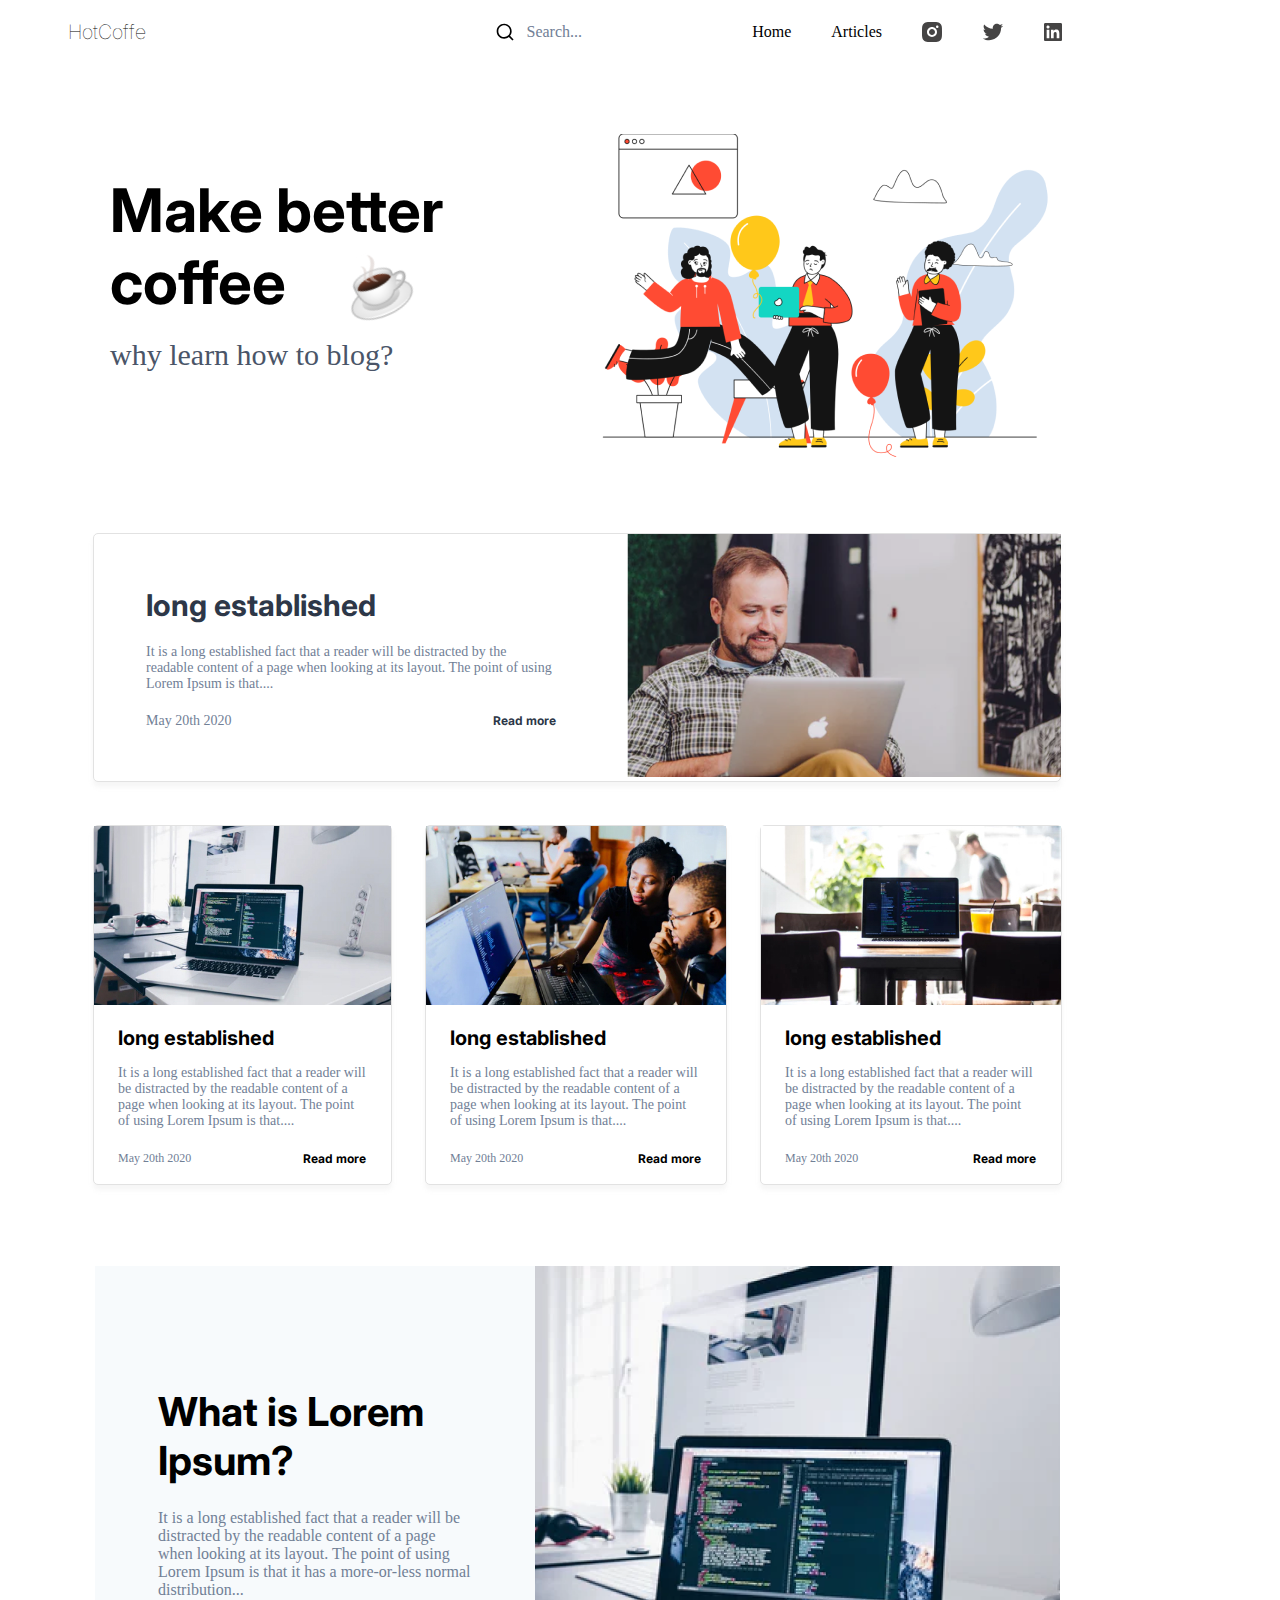
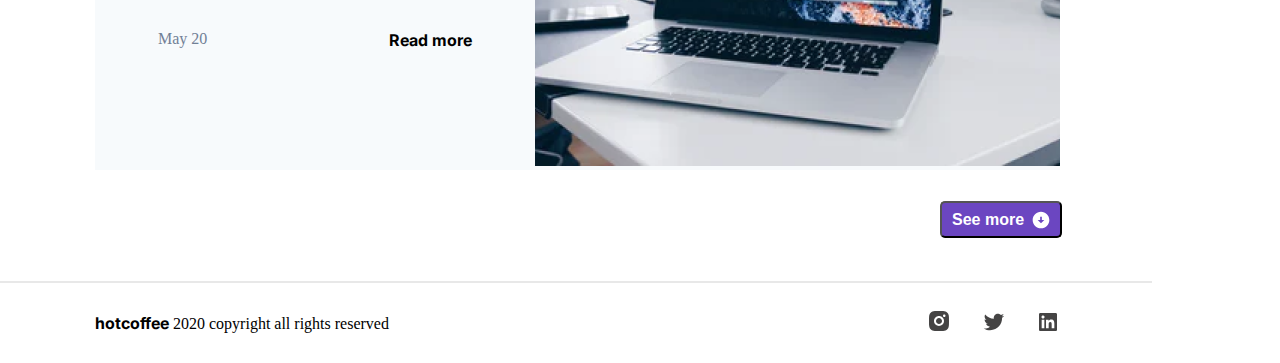
<file: pages/index.html>
<!DOCTYPE html>
<html lang="en">
<head>
    <meta charset="UTF-8">
    <meta http-equiv="X-UA-Compatible" content="IE=edge">
    <meta name="viewport" content="width=device-width, initial-scale=1.0">
    <title>Minimal Blog SF</title>
    <link rel="preconnect" href="https://fonts.googleapis.com">
    <link rel="preconnect" href="https://fonts.gstatic.com" crossorigin>
    <link href="https://fonts.googleapis.com/css2?family=Inter:wght@400;700&family=Open+Sans&display=swap" rel="stylesheet">
    <link rel="stylesheet" href="../css/style.css">
</head>
<body>
    <header class="page-1">
        <nav class="nav">
            <div class="nav__body">
                <div class="nav__title">
                    <p>HotCoffe</p>
                </div>
                <div class="nav__search">
                    <img class="search__icon" src="../images/searchicon.svg" alt="Search Icon">
                    <p>Search...</p>
                </div>
                <div class="nav__social">
                    <p>Home</p>
                    <p>Articles</p>
                    <img src="../images/insticon.svg" alt="Instagramm Icon">
                    <img src="../images/twiticon.svg" alt="Twitter Icon">
                    <img src="../images/inicon.svg" alt="In icon">
                </div>
            </div>
        </nav>
        <div class="head">
            <div class="head__body">
                <div class="head__header">
                    <div class="head__title">
                        <h1 class="head__h1">Make better coffee</h1>
                        <img class="head__icon" src="../images/coffe.svg" alt="coffe">
                    </div>
                    <div class="head__paragraphly">
                        <p>why learn how to blog?</p>
                    </div>
                </div>
                <div class="head__img">
                    <img src="../images/croods 1.png" alt="3 happy It people">
                </div>
            </div>
        </div>
    </header>
    <main class="page-2">
        <div class="row">
            <div class="row__text">
                <b class="row__title">long established</b>
                <span class="row__paragraphly">It is a long established fact that a reader will be distracted by the readable content of a page when looking at its layout. The point of using Lorem Ipsum is that....</span>
                <div class="row__bottom-line">
                    <span class="row__date">May 20th 2020</span>
                    <span class="row__more">Read more</span>
                </div>
            </div>
            <div class="row__image">
                <img src="../images/freelancer.png" alt="freelancer">
            </div>
        </div>
        <div class="columns">
            <div class="columns__item">
                <div class="columns__img">
                    <img src="../images/laptop.jpg" alt="laptop">
                </div>
                <div class="columns__card">
                    <b class="columns__title">long established</b>
                    <span class="columns__text">It is a long established fact that a reader will be distracted by the readable content of a page when looking at its layout. The point of using Lorem Ipsum is that....</span>
                    <div class="columns__bottom-line">
                        <span class="columns__date">May 20th 2020</span>
                        <span class="columns__more">Read more</span>
                    </div> 
                </div>
            </div>
            <div class="columns__item">
                <div class="columns__img">
                    <img src="../images/crew.jpg" alt="crew developers">
                </div>
                <div class="columns__card">
                    <b class="columns__title">long established</b>
                    <span class="columns__text">It is a long established fact that a reader will be distracted by the readable content of a page when looking at its layout. The point of using Lorem Ipsum is that....</span>
                    <div class="columns__bottom-line">
                        <span class="columns__date">May 20th 2020</span>
                        <span class="columns__more">Read more</span>
                    </div> 
                </div>
            </div>
            <div class="columns__item">
                <div class="columns__img">
                    <img src="../images/laptop2.jpg" alt="laptop">
                </div>
                <div class="columns__card">
                    <b class="columns__title">long established</b>
                    <span class="columns__text">It is a long established fact that a reader will be distracted by the readable content of a page when looking at its layout. The point of using Lorem Ipsum is that....</span>
                    <div class="columns__bottom-line">
                        <span class="columns__date">May 20th 2020</span>
                        <span class="columns__more">Read more</span>
                    </div>  
                </div>              
            </div>
        </div>
    </main>
    <div class="page-3">
        <div class="page-3__card">
            <div class="page-3__text">
                <b class="page-3__title">What is Lorem Ipsum?</b>
                <span class="page-3__paragraphly">It is a long established fact that a reader will be distracted by the readable content of a page when looking at its layout. The point of using Lorem Ipsum is that it has a more-or-less normal distribution...</span>
                <div class="page-3__bottom-line">
                    <span class="page-3__date">May 20</span>
                    <span class="page-3__more">Read more</span>
                </div>
            </div>
            <div class="page-3__image">
                <img src="../images/page-3 laptop.png" alt="laptop">
            </div>
        </div>
        <div class="button_container">
            <button class="button">
                <div class="button__content">
                    <span class="button__text">See more</span>
                    <img src="../images/arrow.svg" alt="down-arrow">
                </div>
            </button>
        </div>  
    </div>
    <footer class="footer">
        <div class="footer__line">

        </div>
        <div class="footer__flex">
            <div class="footer__text">
                <span><b>hotcoffee</b> 2020 copyright all rights reserved</span>
            </div>
            <div class="footer__social">
                <img src="../images/insticon.svg" alt="instagramm icon">
                <img src="../images/twiticon.svg" alt="twitter icon">
                <img src="../images/inicon.svg" alt="In icon">
            </div>
        </div>
    </footer>
    

</body>
</html>
</file>
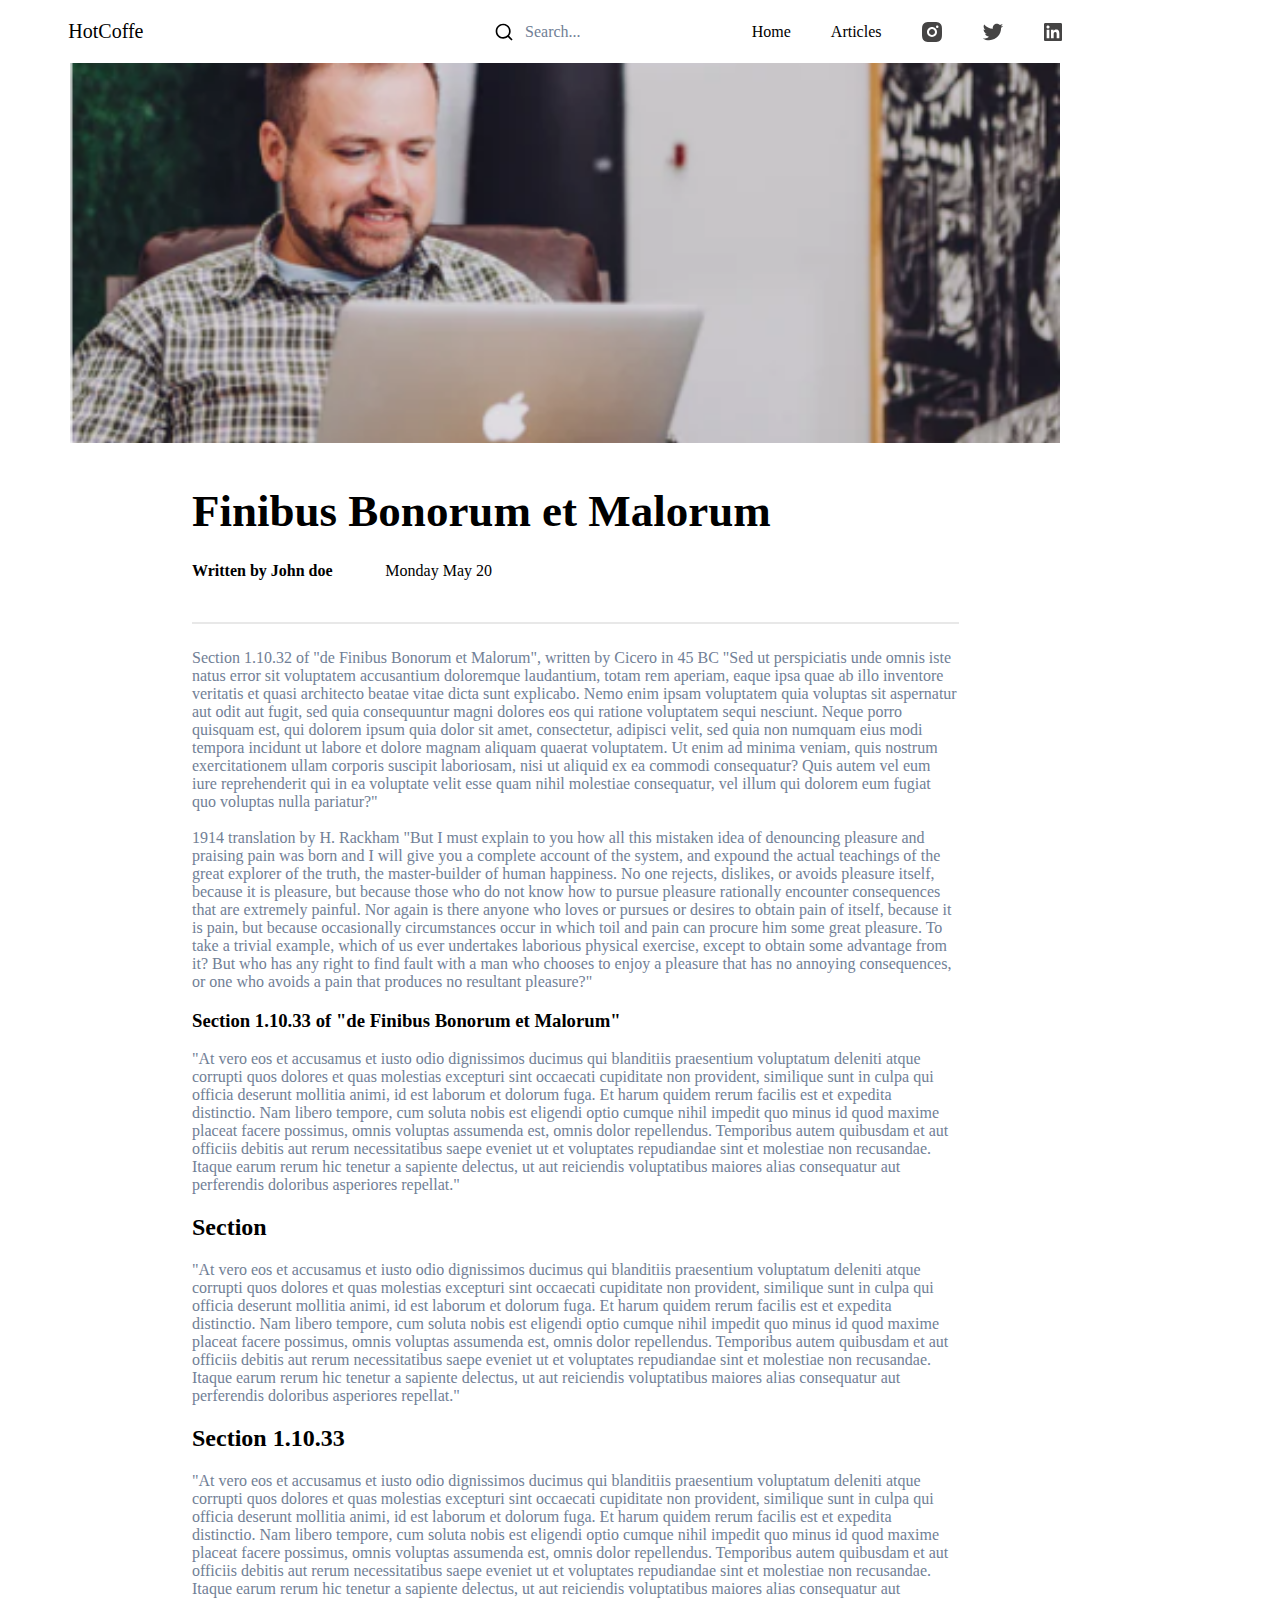
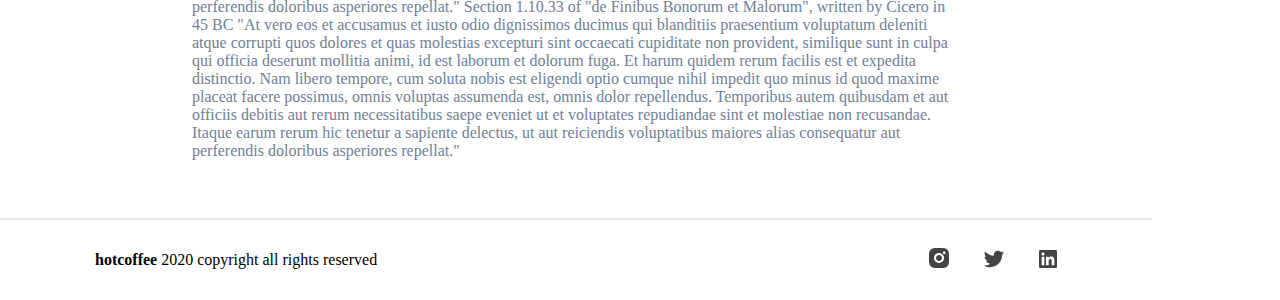
<file: pages/details.html>
<!DOCTYPE html>
<html lang="en">
<head>
    <meta charset="UTF-8">
    <meta http-equiv="X-UA-Compatible" content="IE=edge">
    <meta name="viewport" content="width=device-width, initial-scale=1.0">
    <title>details</title>
    <link rel="stylesheet" href="../css/style.css">
</head>
<body>
    <header class="header">
        <nav class="nav">
            <div class="nav__body">
                <div class="nav__title">
                    <p>HotCoffe</p>
                </div>
                <div class="nav__search">
                    <img class="search__icon" src="../images/searchicon.svg" alt="Search Icon">
                    <p>Search...</p>
                </div>
                <div class="nav__social">
                    <p>Home</p>
                    <p>Articles</p>
                    <img src="../images/insticon.svg" alt="Instagramm Icon">
                    <img src="../images/twiticon.svg" alt="Twitter Icon">
                    <img src="../images/inicon.svg" alt="In icon">
                </div>
            </div>
        </nav>
    </header>
    <main class="main-details">
        <div class="main__img-container">
            <img class="main__img" src="../images/freelancer.png" alt="freelancer">
        </div>
        <div class="main__flex">
            <div class="main__title">
                <b>Finibus Bonorum et Malorum</b>
            </div>
            <div class="main__autor">
                <b>Written by John doe</b>
                <span>Monday  May 20</span>
            </div>
        </div>
        <div class="main__line">
        </div>
        <div class="main__longread">
            <span>Section 1.10.32 of "de Finibus Bonorum et Malorum", written by Cicero in 45 BC
                "Sed ut perspiciatis unde omnis iste natus error sit voluptatem accusantium doloremque laudantium, totam rem aperiam, eaque ipsa quae ab illo inventore veritatis et quasi architecto beatae vitae dicta sunt explicabo. Nemo enim ipsam voluptatem quia voluptas sit aspernatur aut odit aut fugit, sed quia consequuntur magni dolores eos qui ratione voluptatem sequi nesciunt. Neque porro quisquam est, qui dolorem ipsum quia dolor sit amet, consectetur, adipisci velit, sed quia non numquam eius modi tempora incidunt ut labore et dolore magnam aliquam quaerat voluptatem. Ut enim ad minima veniam, quis nostrum exercitationem ullam corporis suscipit laboriosam, nisi ut aliquid ex ea commodi consequatur? Quis autem vel eum iure reprehenderit qui in ea voluptate velit esse quam nihil molestiae consequatur, vel illum qui dolorem eum fugiat quo voluptas nulla pariatur?"</span>
                <br><br>
                1914 translation by H. Rackham
                "But I must explain to you how all this mistaken idea of denouncing pleasure and praising pain was born and I will give you a complete account of the system, and expound the actual teachings of the great explorer of the truth, the master-builder of human happiness. No one rejects, dislikes, or avoids pleasure itself, because it is pleasure, but because those who do not know how to pursue pleasure rationally encounter consequences that are extremely painful. Nor again is there anyone who loves or pursues or desires to obtain pain of itself, because it is pain, but because occasionally circumstances occur in which toil and pain can procure him some great pleasure. To take a trivial example, which of us ever undertakes laborious physical exercise, except to obtain some advantage from it? But who has any right to find fault with a man who chooses to enjoy a pleasure that has no annoying consequences, or one who avoids a pain that produces no resultant pleasure?"
            <h3>Section 1.10.33 of "de Finibus Bonorum et Malorum"</h3>
            <span>"At vero eos et accusamus et iusto odio dignissimos ducimus qui blanditiis praesentium voluptatum deleniti atque corrupti quos dolores et quas molestias excepturi sint occaecati cupiditate non provident, similique sunt in culpa qui officia deserunt mollitia animi, id est laborum et dolorum fuga. Et harum quidem rerum facilis est et expedita distinctio. Nam libero tempore, cum soluta nobis est eligendi optio cumque nihil impedit quo minus id quod maxime placeat facere possimus, omnis voluptas assumenda est, omnis dolor repellendus. Temporibus autem quibusdam et aut officiis debitis aut rerum necessitatibus saepe eveniet ut et voluptates repudiandae sint et molestiae non recusandae. Itaque earum rerum hic tenetur a sapiente delectus, ut aut reiciendis voluptatibus maiores alias consequatur aut perferendis doloribus asperiores repellat."
            </span>
            <h2>Section</h2>
            <span>"At vero eos et accusamus et iusto odio dignissimos ducimus qui blanditiis praesentium voluptatum deleniti atque corrupti quos dolores et quas molestias excepturi sint occaecati cupiditate non provident, similique sunt in culpa qui officia deserunt mollitia animi, id est laborum et dolorum fuga. Et harum quidem rerum facilis est et expedita distinctio. Nam libero tempore, cum soluta nobis est eligendi optio cumque nihil impedit quo minus id quod maxime placeat facere possimus, omnis voluptas assumenda est, omnis dolor repellendus. Temporibus autem quibusdam et aut officiis debitis aut rerum necessitatibus saepe eveniet ut et voluptates repudiandae sint et molestiae non recusandae. Itaque earum rerum hic tenetur a sapiente delectus, ut aut reiciendis voluptatibus maiores alias consequatur aut perferendis doloribus asperiores repellat."</span>
            <h2>Section 1.10.33</h2>
            <span>"At vero eos et accusamus et iusto odio dignissimos ducimus qui blanditiis praesentium voluptatum deleniti atque corrupti quos dolores et quas molestias excepturi sint occaecati cupiditate non provident, similique sunt in culpa qui officia deserunt mollitia animi, id est laborum et dolorum fuga. Et harum quidem rerum facilis est et expedita distinctio. Nam libero tempore, cum soluta nobis est eligendi optio cumque nihil impedit quo minus id quod maxime placeat facere possimus, omnis voluptas assumenda est, omnis dolor repellendus. Temporibus autem quibusdam et aut officiis debitis aut rerum necessitatibus saepe eveniet ut et voluptates repudiandae sint et molestiae non recusandae. Itaque earum rerum hic tenetur a sapiente delectus, ut aut reiciendis voluptatibus maiores alias consequatur aut perferendis doloribus asperiores repellat."
                Section 1.10.33 of "de Finibus Bonorum et Malorum", written by Cicero in 45 BC
                "At vero eos et accusamus et iusto odio dignissimos ducimus qui blanditiis praesentium voluptatum deleniti atque corrupti quos dolores et quas molestias excepturi sint occaecati cupiditate non provident, similique sunt in culpa qui officia deserunt mollitia animi, id est laborum et dolorum fuga. Et harum quidem rerum facilis est et expedita distinctio. Nam libero tempore, cum soluta nobis est eligendi optio cumque nihil impedit quo minus id quod maxime placeat facere possimus, omnis voluptas assumenda est, omnis dolor repellendus. Temporibus autem quibusdam et aut officiis debitis aut rerum necessitatibus saepe eveniet ut et voluptates repudiandae sint et molestiae non recusandae. Itaque earum rerum hic tenetur a sapiente delectus, ut aut reiciendis voluptatibus maiores alias consequatur aut perferendis doloribus asperiores repellat."</span>
        </div>
    </main>
    <footer class="footer-details">
        <div class="footer__line">

        </div>
        <div class="footer__flex">
            <div class="footer__text">
                <span><b>hotcoffee</b> 2020 copyright all rights reserved</span>
            </div>
            <div class="footer__social">
                <img src="../images/insticon.svg" alt="instagramm icon">
                <img src="../images/twiticon.svg" alt="twitter icon">
                <img src="../images/inicon.svg" alt="In icon">
            </div>
        </div>
    </footer>
</body>
</html>
</file>
<file: css/style.css>
@font-face {
	font-family: 'Inter'; 
	src: local('Inter'),
		url(https://fonts.googleapis.com/css2? family=Inter:wght@400;700&display=swap); 
}

body {
    font-family: Inter;
    margin: 0 auto;
}

h2{
    color: black;
}

h3 {
    color: #000000;
}
.page-1 {
    max-width: 1152px;
}


.head__title {
    font-weight: 700;
    font-size: 20px;
}


.nav__body {
    display: flex;
    justify-content: space-around;
    max-width: 1150px;
}

.nav__title {
    font-size: 20px;
    font-weight: 70;
}

.nav__search {
    display: flex;
    align-items: center;
    width: 100px;
    margin-left: 215px;
    color: #718096;
    font-size: 16px; 
}


.search__icon {
    padding-right: 12px;
    max-height: 18px;
    max-width: 18px
}


.nav__social {
    display: flex;
    justify-content: space-around;
    width: 350px;
    align-items: center;  
}

.head__body {
    display: grid;
    grid-template-columns: 1fr 1fr;
    margin-top: 70px;
}

.head__header {
    margin-left: 110px;
    
}

.head__title {
    max-width: 354px;
}


.head__h1 {
    font-size: 60px;
    
}

.head__icon {
    position: absolute;
    top: 240px;
    left: 330px;
    transform: rotate(180);
}

.head__paragraphly {
    position: relative;
    bottom: 20px;
    font-size: 30px;
    color: #4A5568;

}

.head__img {
    padding-left: 25px;
}

.page-2 {
    margin: 72px 93px 81px;
}

.row {
    display: flex;
    background: #FFFFFF;
    border: 1px solid #E2E2E2;
    box-shadow: 0px 5px 4px rgba(221, 221, 221, 0.25);
    border-radius: 5px;
    max-width: 966px;
    
}

.row__text {
    display: flex;
    flex-direction: column;
    justify-content: space-around;
    max-width: 420px;
    padding: 0 54px;
}

.row__title {
    font-size: 30px;
    font-weight: 700;
    color:#2D3748;
;
}

.row__text {
    padding: 42px 71px 42px 52px;
}

.row__paragraphly {
    font-size: 14px;
    color: #718096;
}

.row__date {
    font-size: 14px;
    color: #718096;
}

.row__more {
    font-size: 12px;
    font-weight: 700;
    color:#2D3748;
;
}

.row__image {
    max-width: 433px;
}

.row__bottom-line {
    display: flex;
    justify-content:space-between;
}

.columns {
    display: flex;
    flex-direction: row;
    margin-top: 43px;
    justify-content: space-between;
    max-width: 950px;
}

.columns__item {
    display: flex;
    flex-direction: column;
    margin-right: 33px;
    background: #FFFFFF;
    border: 1px solid #E2E2E2;
    box-shadow: 0px 5px 4px rgba(221, 221, 221, 0.25);
    border-radius: 5px;
}

.columns__card {
    display: flex;
    flex-direction: column;
    max-height: 382px;
    margin: 17px 25px 18px 24px;
}

.columns__title {
    font-size: 20px;
    font-weight: 700;
}

.columns__text {
    font-size: 14px;
    color:#718096;
    padding: 15px 0 22px;

}


.columns__date {
    font-size: 12px;
    color:#718096;
}

.columns__more {
    font-size: 12px;
    font-weight: 700;
    color: black;
}

.columns__bottom-line {
    display: flex;
    justify-content: space-between;
}

.page-3 {
    margin: 65px 95px 0;
}

.page-3__card {
    display: flex;
    flex-direction: row;
    max-width: 965px;
    background-color: #F7FAFC;
}

.page-3__text {
    display: flex;
    flex-direction: column;
    justify-content: center;
    margin: 0 63px;
    font-size: 16px;
    color: #718096;

}

.page-3__paragraphly {
    padding: 24px 0 31px;
}

.page-3__title {
    font-size: 40px;
    font-weight: 700;
    color:#000000;
}

.page-3__date {
    font-size: 16px;
    color: #718096;
}


.page-3__more {
    font-weight: 700;
    color:#000000;
}

.page-3__bottom-line {
    display: flex;
    justify-content: space-between;
}

.button_container {
    display: flex;
    justify-content: flex-end;
    max-width: 967px;
}

.button {
    margin: 31px 0 43px ;
    width: 122px;
    height: 37px;
    font-size: 16px;
    font-weight: 700;
    color: white;
    background-color: #6B46C1;
    border-radius: 5px;
}

.button__content {
    display: flex;
    flex-direction: row;
    justify-content: space-around;
}

.footer {
    max-width: 1152px;
    font-size: 16px;
}

.footer__line {
    border: 1px solid #E8E8E8;
}

.footer__flex {
    display: flex;
    justify-content: space-between;
    align-items: center;
    padding: 0 95px;
    height: 80px;
}

.footer__social img:nth-of-type(even) {
    margin: 0 30px;
}

.container {
    max-width: 1152px;
}

.main__img-container {
    width: 990px;
    height: 380px;
    padding: 0 70px;
}

.main__img {
    width: 100%;
    height: 100%;
    object-fit: cover;
}

.main__title {
    font-size: 45px;
    font-weight: 700;
}

.main__autor {
    display: flex;
    justify-content: space-between;
    max-width: 300px;
    padding-top: 25px;
}

.main__flex {
    display: flex;
    flex-direction: column;
    margin: 42px 192px;
}

.main__line {
    max-width: 765px;
    margin: 25px 192px;
    border: 1px solid #E8E8E8;
}

.main__longread{
    max-width: 765px;
    margin: 0 192px 58px;
    font-size: 16px;
    color:#718096;
}

.footer-details {
    max-width: 1152px;
}









/* Вопросы по коду. 

1. Есть ли лишние вложенности и небольшой комментарий где и что можно было бы изменить?
2. Корректно ли даны названия элементов?
3. Правильно ли я сделал что установил ширину для .social и padding для search или можно было подругому раздвинуть элементы в нем
4. Почему когда я пытаюсь создать новую ветку page-2 у меня перестает пушится версия в гитхаб
5. Правильно ли выбран формат для всех картинок?
6. Возникал проблема с позиционированием кнопки, можно ли cделать подругому? position abcolut тоже не хотелось использовать
7. Главный вопрос! Как отлепить весь сайт от левого верхнего угла и засунуть в середину, у body margin: 0 auto; не работает
*/
</file>
